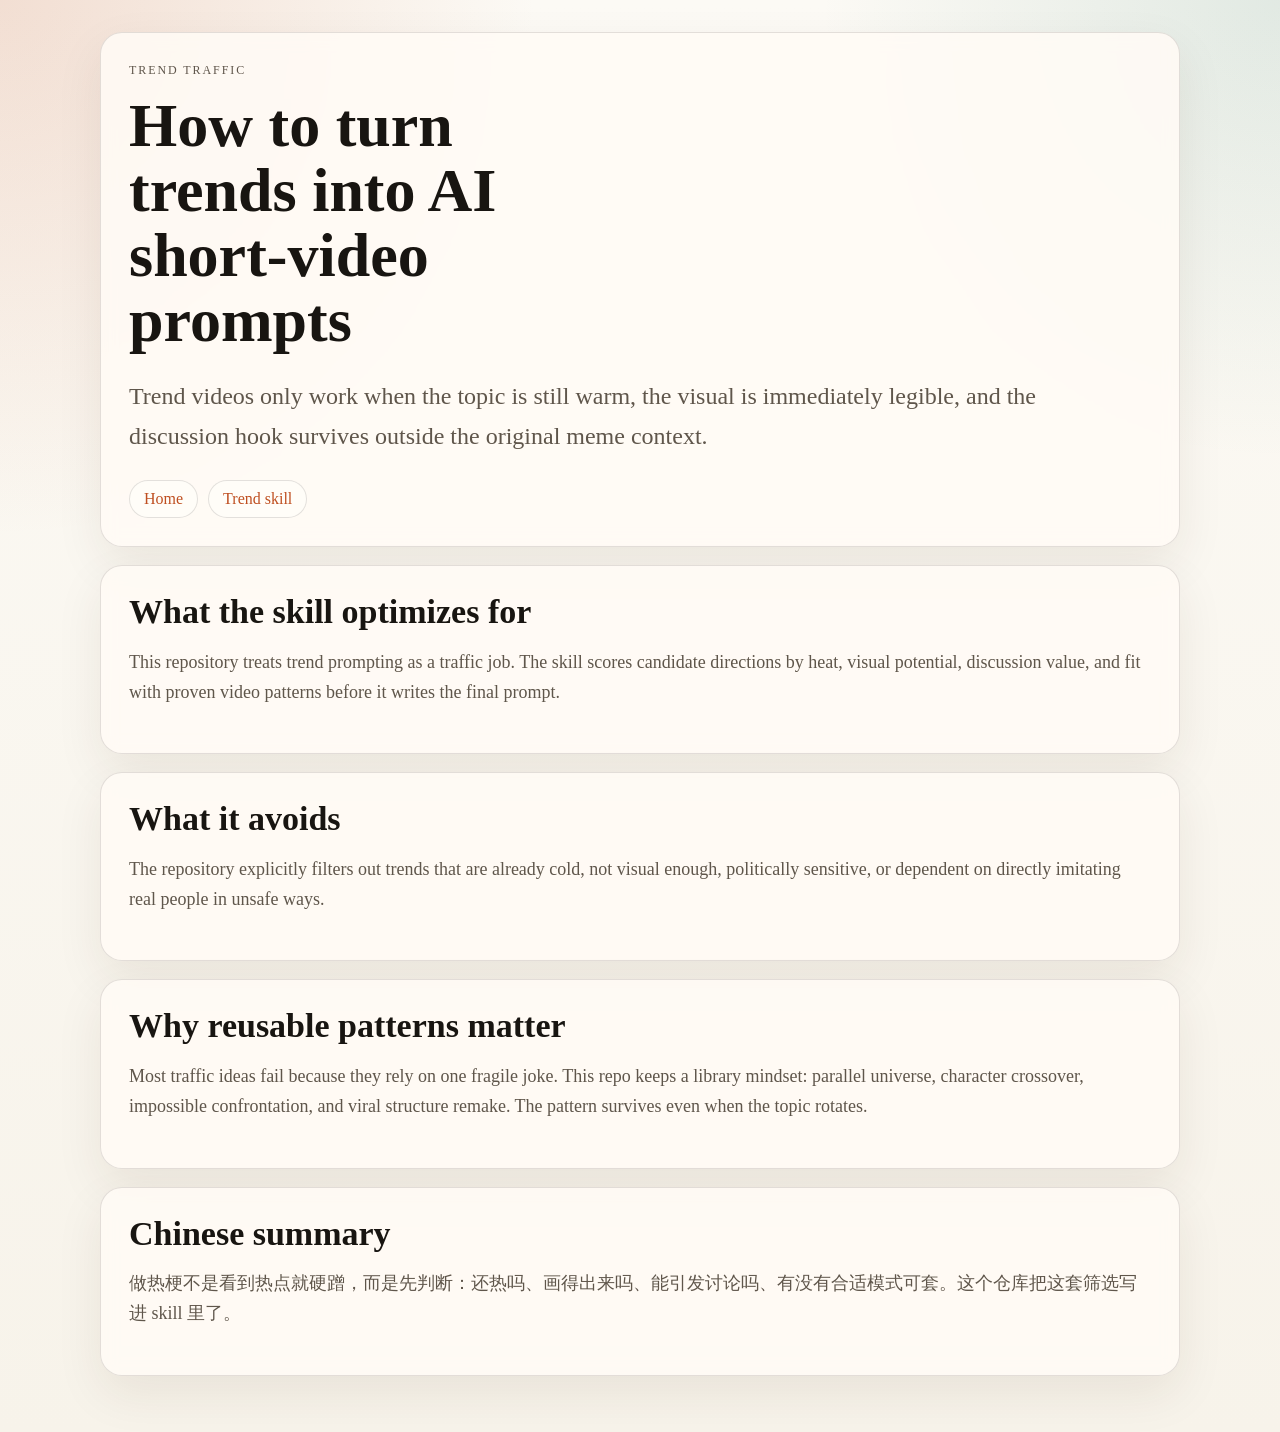
<file: docs/ai-trend-video-prompts.html>
<!doctype html>
<html lang="en">
  <head>
    <meta charset="utf-8">
    <meta name="viewport" content="width=device-width, initial-scale=1">
    <title>How to Turn Trends into AI Short-Video Prompts</title>
    <meta name="description" content="How this repository structures trend-driven AI short-video prompts around current topics, visual potential, and reusable viral patterns.">
    <link rel="canonical" href="https://11yuxuanyang.github.io/seedance-viral-forge/ai-trend-video-prompts.html">
    <meta name="robots" content="index,follow">
    <link rel="stylesheet" href="./styles.css">
  </head>
  <body>
    <main class="shell">
      <section class="hero">
        <p class="eyebrow">Trend Traffic</p>
        <h1>How to turn trends into AI short-video prompts</h1>
        <p class="lede">Trend videos only work when the topic is still warm, the visual is immediately legible, and the discussion hook survives outside the original meme context.</p>
        <nav class="nav">
          <a href="./index.html">Home</a>
          <a href="https://github.com/11Yuxuanyang/seedance-viral-forge/blob/main/skills/热梗/SKILL.md">Trend skill</a>
        </nav>
      </section>

      <section class="section">
        <h2>What the skill optimizes for</h2>
        <p>This repository treats trend prompting as a traffic job. The skill scores candidate directions by heat, visual potential, discussion value, and fit with proven video patterns before it writes the final prompt.</p>
      </section>

      <section class="section">
        <h2>What it avoids</h2>
        <p>The repository explicitly filters out trends that are already cold, not visual enough, politically sensitive, or dependent on directly imitating real people in unsafe ways.</p>
      </section>

      <section class="section">
        <h2>Why reusable patterns matter</h2>
        <p>Most traffic ideas fail because they rely on one fragile joke. This repo keeps a library mindset: parallel universe, character crossover, impossible confrontation, and viral structure remake. The pattern survives even when the topic rotates.</p>
      </section>

      <section class="section">
        <h2>Chinese summary</h2>
        <p>做热梗不是看到热点就硬蹭，而是先判断：还热吗、画得出来吗、能引发讨论吗、有没有合适模式可套。这个仓库把这套筛选写进 skill 里了。</p>
      </section>
    </main>
  </body>
  </html>
</file>
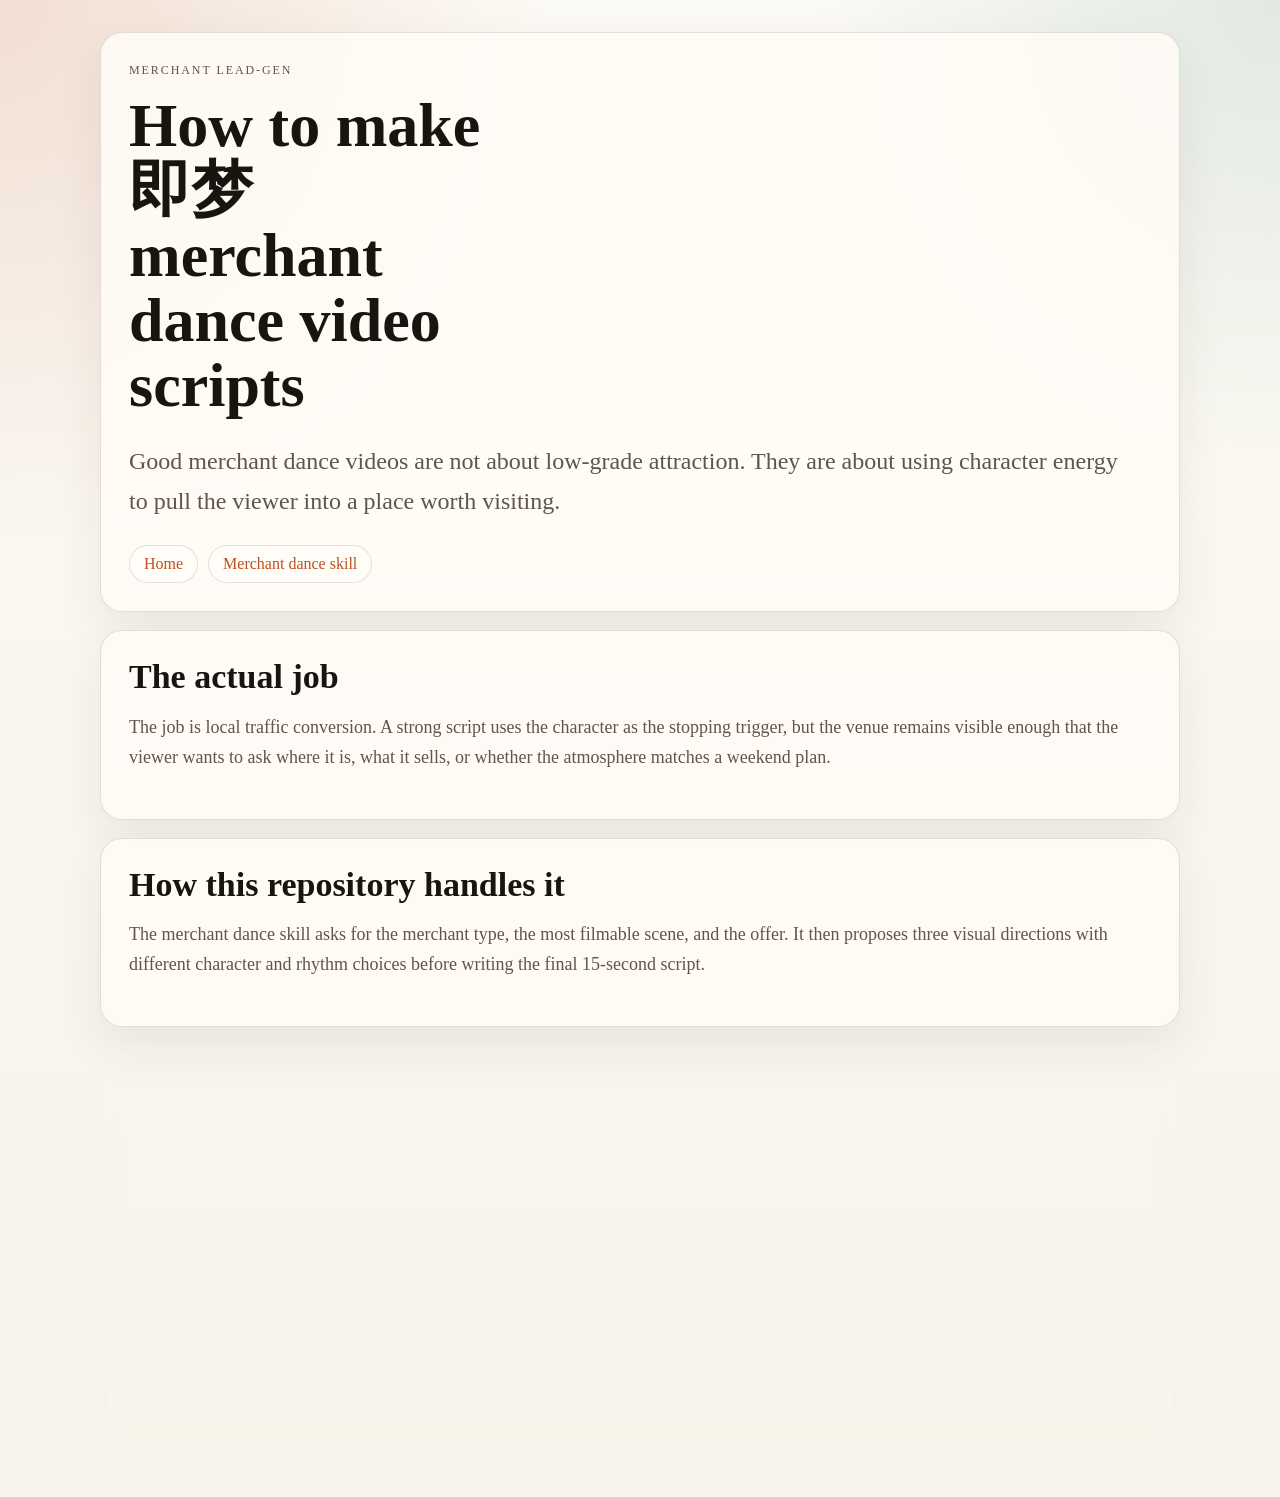
<file: docs/jimeng-merchant-dance-video-scripts.html>
<!doctype html>
<html lang="en">
  <head>
    <meta charset="utf-8">
    <meta name="viewport" content="width=device-width, initial-scale=1">
    <title>How to Make 即梦 Merchant Dance Video Scripts for Local Lead Generation</title>
    <meta name="description" content="How this repository structures merchant dance lead-generation scripts for 即梦 and Seedance using reusable skills and scene-aware prompt logic.">
    <link rel="canonical" href="https://11yuxuanyang.github.io/seedance-viral-forge/jimeng-merchant-dance-video-scripts.html">
    <meta name="robots" content="index,follow">
    <link rel="stylesheet" href="./styles.css">
  </head>
  <body>
    <main class="shell">
      <section class="hero">
        <p class="eyebrow">Merchant Lead-Gen</p>
        <h1>How to make 即梦 merchant dance video scripts</h1>
        <p class="lede">Good merchant dance videos are not about low-grade attraction. They are about using character energy to pull the viewer into a place worth visiting.</p>
        <nav class="nav">
          <a href="./index.html">Home</a>
          <a href="https://github.com/11Yuxuanyang/seedance-viral-forge/blob/main/skills/跳舞/SKILL.md">Merchant dance skill</a>
        </nav>
      </section>

      <section class="section">
        <h2>The actual job</h2>
        <p>The job is local traffic conversion. A strong script uses the character as the stopping trigger, but the venue remains visible enough that the viewer wants to ask where it is, what it sells, or whether the atmosphere matches a weekend plan.</p>
      </section>

      <section class="section">
        <h2>How this repository handles it</h2>
        <p>The merchant dance skill asks for the merchant type, the most filmable scene, and the offer. It then proposes three visual directions with different character and rhythm choices before writing the final 15-second script.</p>
      </section>

      <section class="section">
        <h2>Why scene detail matters</h2>
        <p>If the prompt only says “in a cafe” or “inside a hotpot restaurant,” the output collapses into generic imagery. This repository pushes operators to define space, lighting, signature elements, and movement paths so the generated video actually sells the place.</p>
      </section>

      <section class="section">
        <h2>Chinese summary</h2>
        <p>商家跳舞视频的关键不是擦边，而是让“人物吸引力”服务于“场景种草”。这个仓库把角色、人设、店内区域、氛围和 CTA 都写进了固定结构里，减少空泛出片。</p>
      </section>
    </main>
  </body>
  </html>
</file>
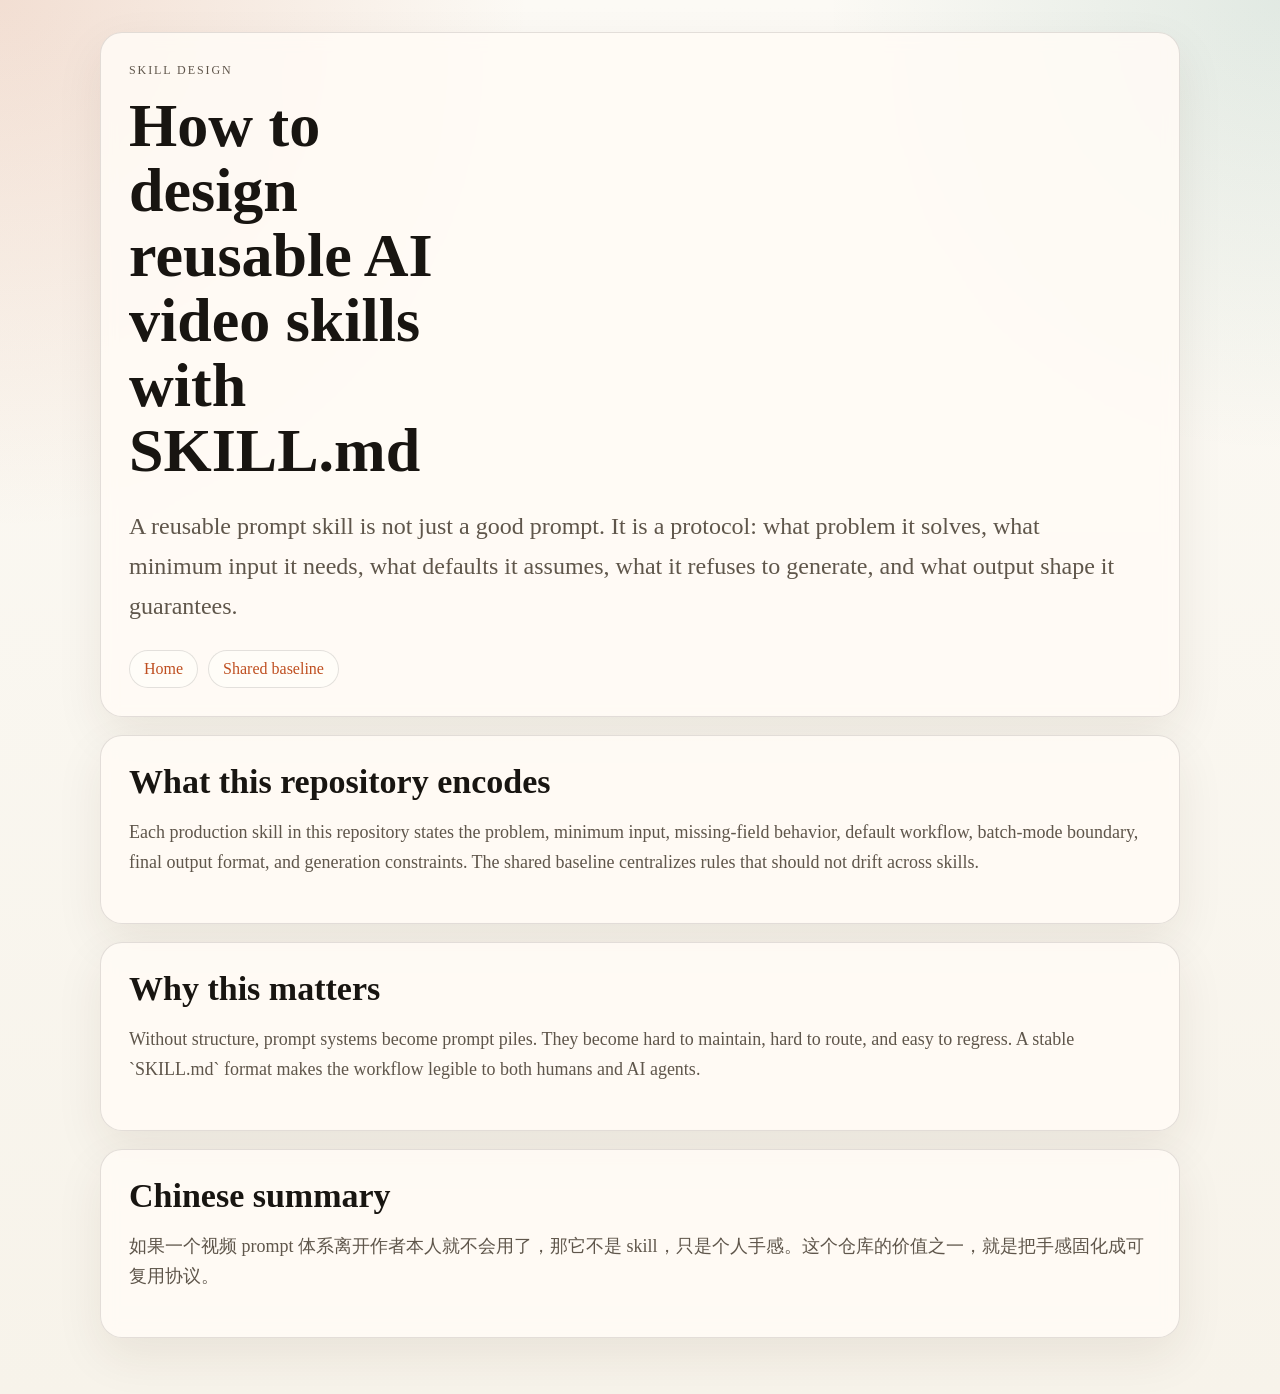
<file: docs/reusable-ai-video-skill-design.html>
<!doctype html>
<html lang="en">
  <head>
    <meta charset="utf-8">
    <meta name="viewport" content="width=device-width, initial-scale=1">
    <title>How to Design Reusable AI Video Skills with SKILL.md</title>
    <meta name="description" content="How this repository structures reusable AI video prompt workflows with SKILL.md files, baseline constraints, default flows, and production-safe behavior.">
    <link rel="canonical" href="https://11yuxuanyang.github.io/seedance-viral-forge/reusable-ai-video-skill-design.html">
    <meta name="robots" content="index,follow">
    <link rel="stylesheet" href="./styles.css">
  </head>
  <body>
    <main class="shell">
      <section class="hero">
        <p class="eyebrow">Skill Design</p>
        <h1>How to design reusable AI video skills with SKILL.md</h1>
        <p class="lede">A reusable prompt skill is not just a good prompt. It is a protocol: what problem it solves, what minimum input it needs, what defaults it assumes, what it refuses to generate, and what output shape it guarantees.</p>
        <nav class="nav">
          <a href="./index.html">Home</a>
          <a href="https://github.com/11Yuxuanyang/seedance-viral-forge/blob/main/shared/SEEDANCE_BASELINE.md">Shared baseline</a>
        </nav>
      </section>

      <section class="section">
        <h2>What this repository encodes</h2>
        <p>Each production skill in this repository states the problem, minimum input, missing-field behavior, default workflow, batch-mode boundary, final output format, and generation constraints. The shared baseline centralizes rules that should not drift across skills.</p>
      </section>

      <section class="section">
        <h2>Why this matters</h2>
        <p>Without structure, prompt systems become prompt piles. They become hard to maintain, hard to route, and easy to regress. A stable `SKILL.md` format makes the workflow legible to both humans and AI agents.</p>
      </section>

      <section class="section">
        <h2>Chinese summary</h2>
        <p>如果一个视频 prompt 体系离开作者本人就不会用了，那它不是 skill，只是个人手感。这个仓库的价值之一，就是把手感固化成可复用协议。</p>
      </section>
    </main>
  </body>
  </html>
</file>
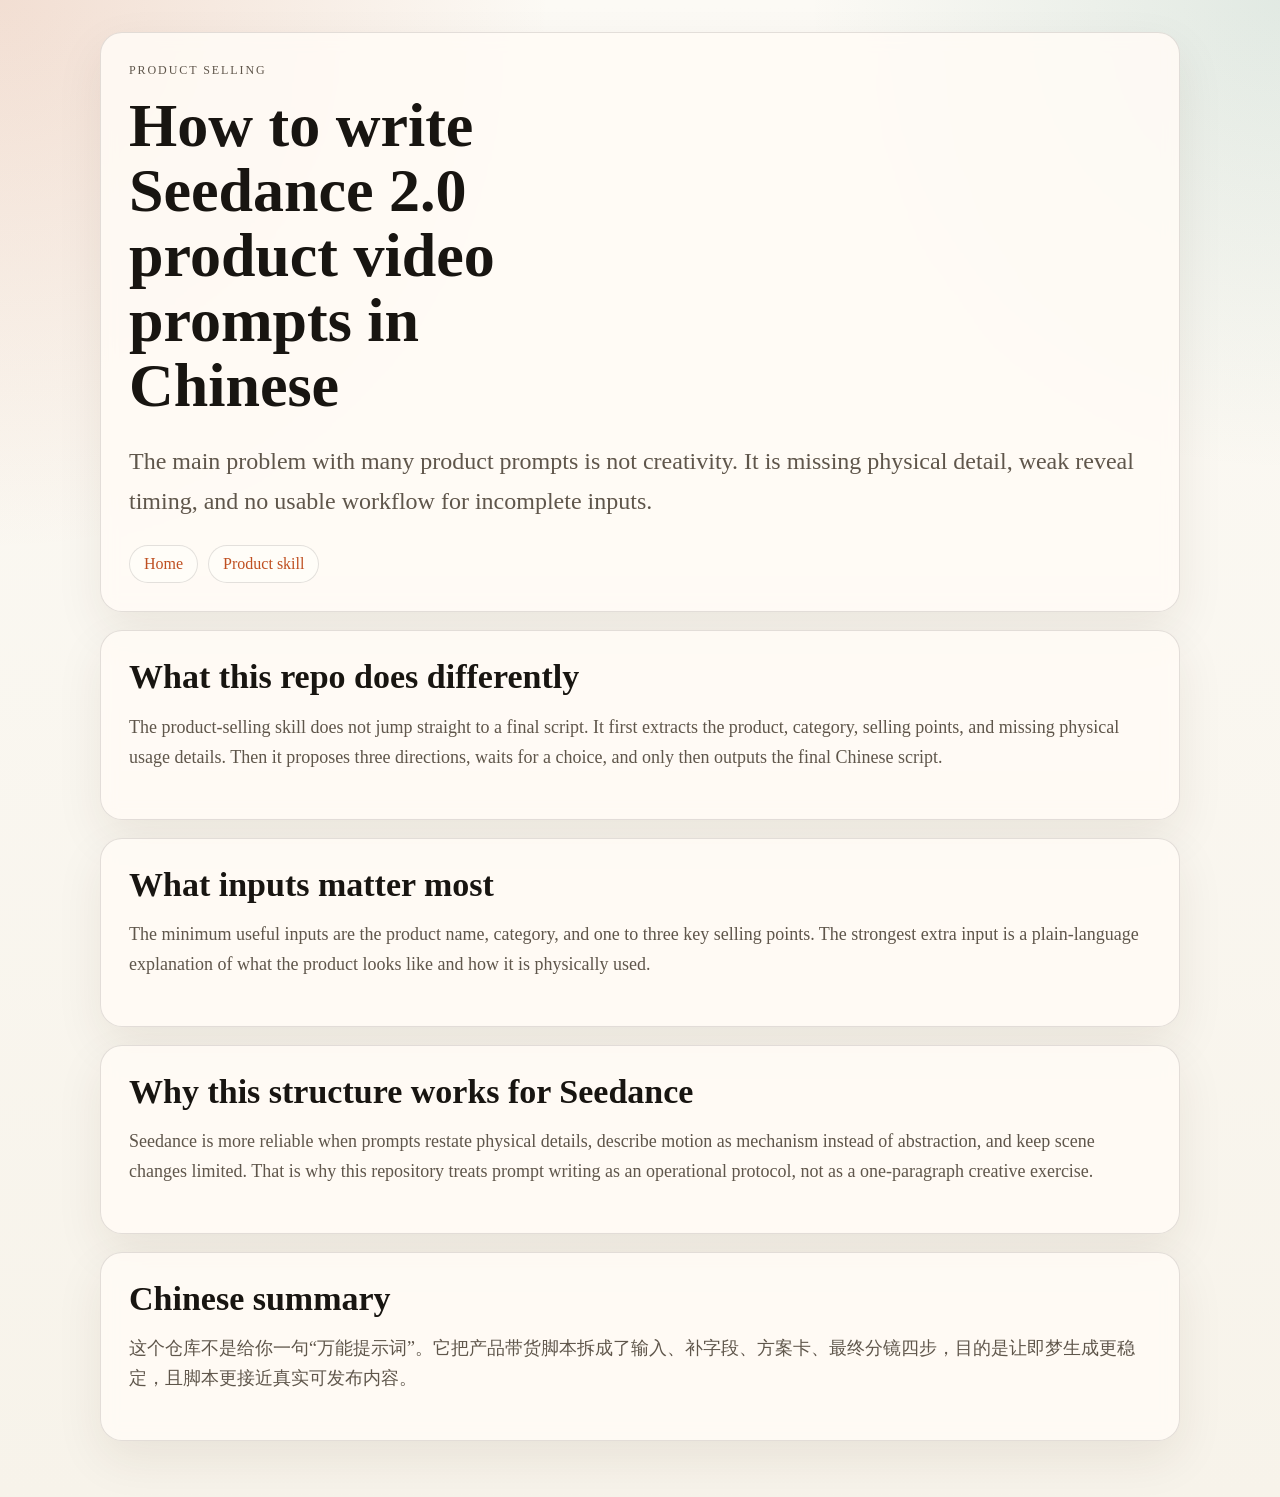
<file: docs/seedance-product-video-prompts.html>
<!doctype html>
<html lang="en">
  <head>
    <meta charset="utf-8">
    <meta name="viewport" content="width=device-width, initial-scale=1">
    <title>How to Write Seedance 2.0 Product Video Prompts in Chinese</title>
    <meta name="description" content="How this repository structures Chinese Seedance 2.0 product-selling scripts using reusable skills instead of one-off prompts.">
    <link rel="canonical" href="https://11yuxuanyang.github.io/seedance-viral-forge/seedance-product-video-prompts.html">
    <meta name="robots" content="index,follow">
    <link rel="stylesheet" href="./styles.css">
  </head>
  <body>
    <main class="shell">
      <section class="hero">
        <p class="eyebrow">Product Selling</p>
        <h1>How to write Seedance 2.0 product video prompts in Chinese</h1>
        <p class="lede">The main problem with many product prompts is not creativity. It is missing physical detail, weak reveal timing, and no usable workflow for incomplete inputs.</p>
        <nav class="nav">
          <a href="./index.html">Home</a>
          <a href="https://github.com/11Yuxuanyang/seedance-viral-forge/blob/main/skills/通用场景/SKILL.md">Product skill</a>
        </nav>
      </section>

      <section class="section">
        <h2>What this repo does differently</h2>
        <p>The product-selling skill does not jump straight to a final script. It first extracts the product, category, selling points, and missing physical usage details. Then it proposes three directions, waits for a choice, and only then outputs the final Chinese script.</p>
      </section>

      <section class="section">
        <h2>What inputs matter most</h2>
        <p>The minimum useful inputs are the product name, category, and one to three key selling points. The strongest extra input is a plain-language explanation of what the product looks like and how it is physically used.</p>
      </section>

      <section class="section">
        <h2>Why this structure works for Seedance</h2>
        <p>Seedance is more reliable when prompts restate physical details, describe motion as mechanism instead of abstraction, and keep scene changes limited. That is why this repository treats prompt writing as an operational protocol, not as a one-paragraph creative exercise.</p>
      </section>

      <section class="section">
        <h2>Chinese summary</h2>
        <p>这个仓库不是给你一句“万能提示词”。它把产品带货脚本拆成了输入、补字段、方案卡、最终分镜四步，目的是让即梦生成更稳定，且脚本更接近真实可发布内容。</p>
      </section>
    </main>
  </body>
  </html>
</file>
<file: docs/styles.css>
:root {
  color-scheme: light;
  --bg: #f7f3ea;
  --surface: rgba(255, 251, 245, 0.88);
  --surface-strong: #fffdf8;
  --ink: #181511;
  --muted: #5f564b;
  --line: rgba(24, 21, 17, 0.12);
  --accent: #bf4f20;
  --accent-soft: #f1d6c7;
  --shadow: 0 18px 48px rgba(63, 35, 18, 0.08);
  --radius: 22px;
}

* {
  box-sizing: border-box;
}

body {
  margin: 0;
  font-family: "Iowan Old Style", "Palatino Linotype", "Book Antiqua", Georgia, serif;
  background:
    radial-gradient(circle at top left, rgba(191, 79, 32, 0.16), transparent 28%),
    radial-gradient(circle at top right, rgba(34, 114, 96, 0.12), transparent 24%),
    linear-gradient(180deg, #fcfaf5 0%, var(--bg) 100%);
  color: var(--ink);
}

a {
  color: var(--accent);
}

.shell {
  width: min(1080px, calc(100% - 32px));
  margin: 0 auto;
  padding: 32px 0 56px;
}

.hero,
.section {
  background: var(--surface);
  border: 1px solid var(--line);
  border-radius: var(--radius);
  box-shadow: var(--shadow);
  backdrop-filter: blur(8px);
  padding: 28px;
}

.section {
  margin-top: 18px;
}

.eyebrow {
  margin: 0 0 12px;
  font-size: 12px;
  letter-spacing: 0.16em;
  text-transform: uppercase;
  color: var(--muted);
}

h1,
h2,
h3 {
  line-height: 1.05;
  margin: 0 0 12px;
  font-weight: 700;
}

h1 {
  font-size: clamp(34px, 6vw, 62px);
  max-width: 12ch;
}

h2 {
  font-size: clamp(24px, 4vw, 34px);
}

h3 {
  font-size: 22px;
}

p,
li,
td,
th {
  font-size: 18px;
  line-height: 1.65;
  color: var(--muted);
}

.lede {
  font-size: clamp(18px, 2.6vw, 24px);
  max-width: 42em;
}

.pill-row,
.nav {
  display: flex;
  flex-wrap: wrap;
  gap: 10px;
  margin-top: 18px;
}

.pill,
.nav a {
  display: inline-flex;
  align-items: center;
  gap: 8px;
  min-height: 38px;
  padding: 0 14px;
  border-radius: 999px;
  text-decoration: none;
  border: 1px solid var(--line);
  background: var(--surface-strong);
}

.grid {
  display: grid;
  grid-template-columns: repeat(auto-fit, minmax(220px, 1fr));
  gap: 14px;
}

.card {
  padding: 18px;
  border-radius: 18px;
  border: 1px solid var(--line);
  background: rgba(255, 255, 255, 0.7);
}

.table {
  width: 100%;
  border-collapse: collapse;
  overflow: hidden;
}

.table th,
.table td {
  text-align: left;
  vertical-align: top;
  padding: 14px 12px;
  border-bottom: 1px solid var(--line);
}

.footer {
  margin: 18px 0 0;
  font-size: 15px;
  text-align: center;
}

code {
  font-family: "SFMono-Regular", Menlo, Consolas, monospace;
  font-size: 0.92em;
}

@media (max-width: 640px) {
  .shell {
    width: min(100% - 20px, 1080px);
    padding: 20px 0 40px;
  }

  .hero,
  .section {
    padding: 20px;
    border-radius: 18px;
  }

  p,
  li,
  td,
  th {
    font-size: 16px;
  }
}
</file>
